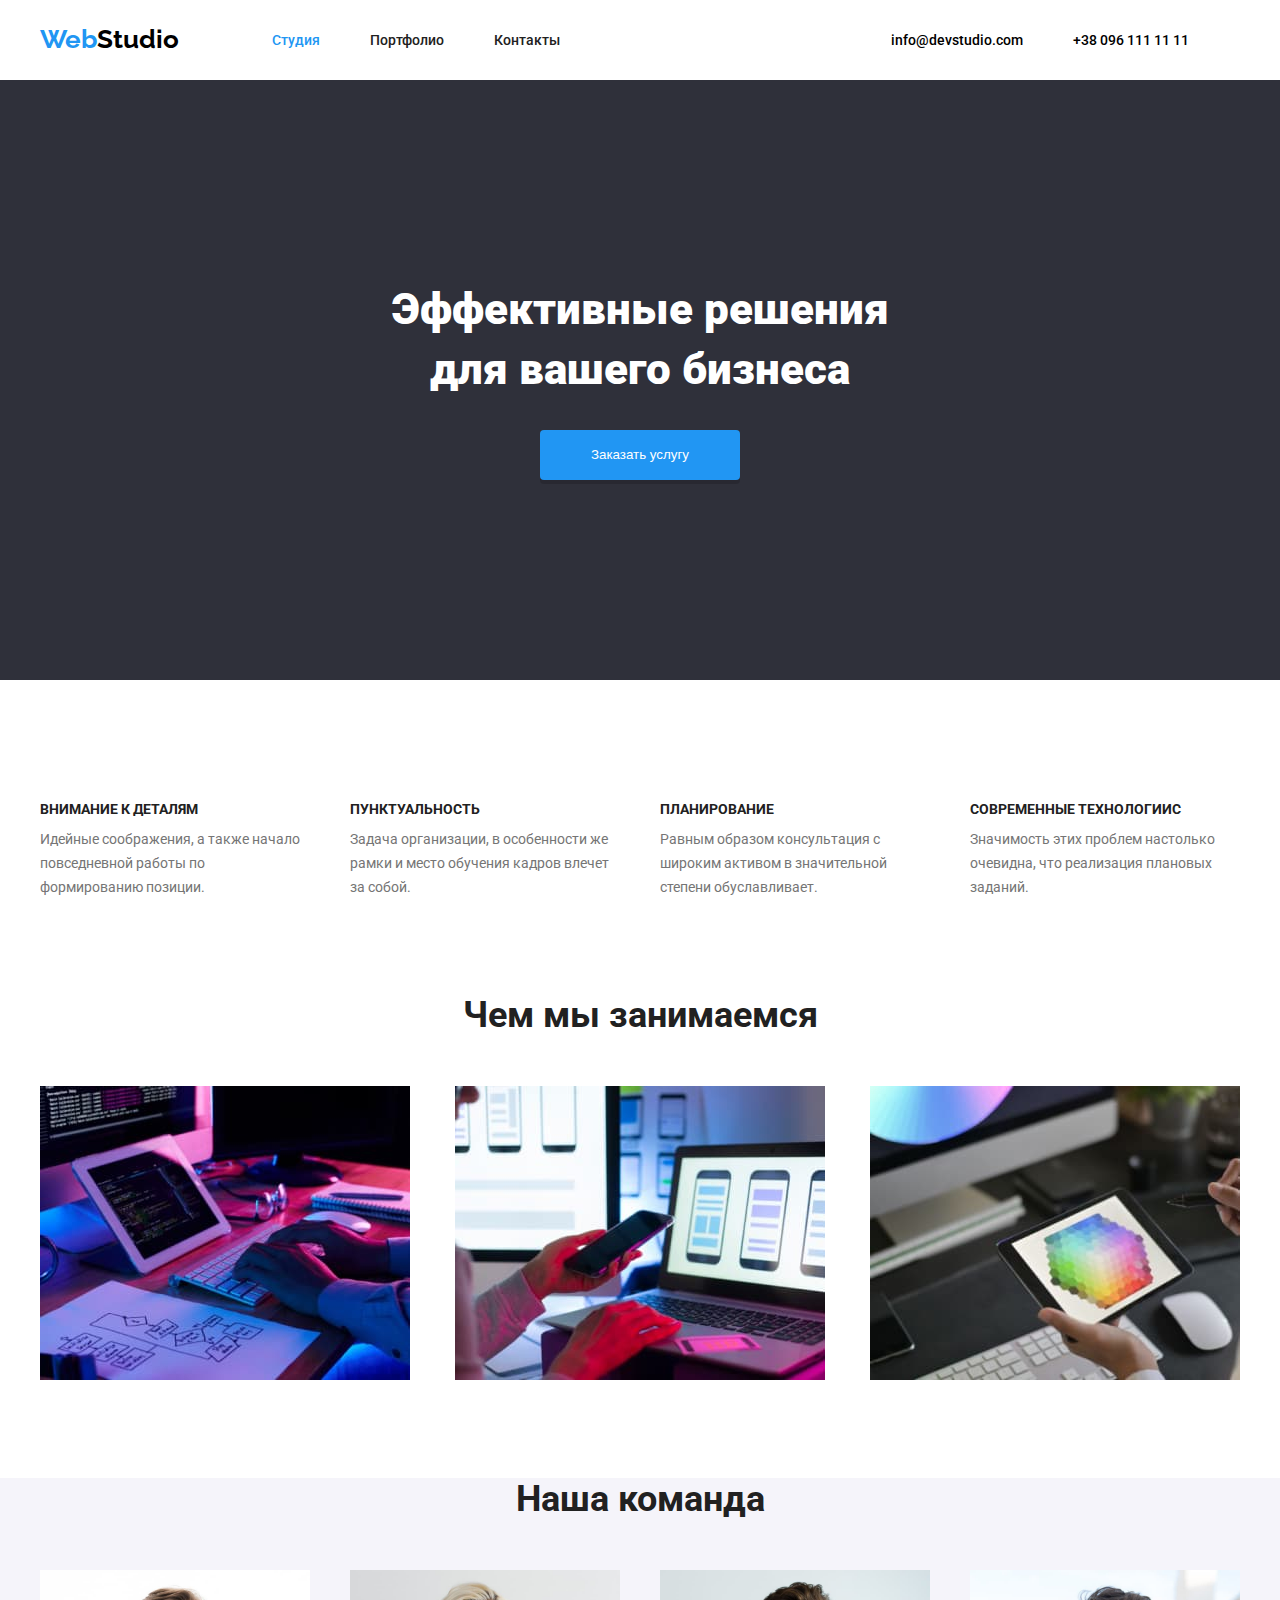
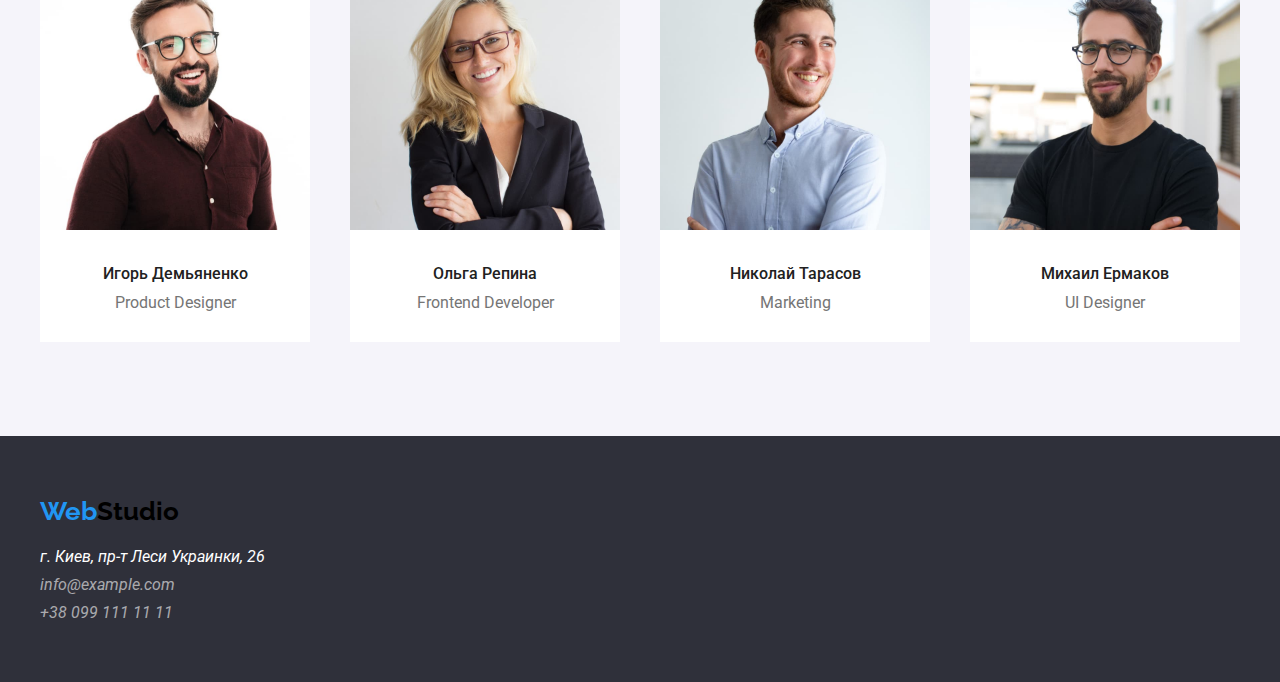
<file: index.html>
<!DOCTYPE html>
<html lang="ru">
<head>
    <meta charset="UTF-8">
    <meta name="viewport" content="width=device-width, initial-scale=1.0">
    <title>Эффективные решения для вашего бизнеса</title>
    <link rel="stylesheet" href="https://cdnjs.cloudflare.com/ajax/libs/modern-normalize/1.0.0/modern-normalize.min.css" integrity="sha512-ISS7cAi1PEhQ8jnbJpJZMd29NlhNj4AWYyLOSp2CE/CsHxTCu+r+t0D2yoJudVrd0/8fTVPUVDzY5Tvli75u/g==" crossorigin="anonymous" />
    <link rel="preconnect" href="https://fonts.gstatic.com">
    <link href="https://fonts.googleapis.com/css2?family=Raleway:wght@700&family=Roboto:wght@400;500;700;900&display=swap" rel="stylesheet">
    <link rel="stylesheet" href="./css/style.css">
</head>
<body>
    <!-- header -->
    <header class="header">
         <div class="container">
                <nav class="nav">
                    <a class="nav-logo" href="#top">
                        <span class="text-blue">Web</span>Studio</a>
                    <ul class="nav-list">
                        <li class="nav-item">
                            <a class="nav-link active" href="index.html">Студия</a>
                        </li>
                        <li class="nav-item">
                            <a class="nav-link" href="portfolio.html">Портфолио</a>
                        </li>
                        <li class="nav-item">
                            <a class="nav-link" href="#">Контакты</a>
                        </li>
                    </ul>
                    <ul class="contacts-list">
                        <li class="nav-item-grey">
                            <a class="nav-link-grey" href="#">info@devstudio.com</a>
                        </li>
                        <li class="nav-item-grey">
                            <a class="nav-link-grey" href="tel:+380961111111">+38 096 111 11 11</a>
                        </li>
                    </ul>
                </nav>
           </div>     
    </header>
    <main id="top">
        <!-- hero -->
            <section class="hero">
                <h1 class="hero-title">Эффективные решения<br> для вашего бизнеса</h1>
                <button class="hero-btn btn">Заказать услугу</button>
            </section>
            <!-- about -->
        <section class="about">
            <div class="container"> 
            <h2 class="about-title">Наши преимущества</h2>
                <ul class="about-list">
                <li class="about-item">
                    <h3 class="about-item-title title">ВНИМАНИЕ К ДЕТАЛЯМ</h3>
                    <p class="about-item-text text">Идейные соображения, а также
                        начало повседневной работы по
                        формированию позиции.
                    </p>
                </li>
                <li class="about-item">
                    <h3 class="about-item-title title">ПУНКТУАЛЬНОСТЬ</h3>
                    <p class="about-item-text text">Задача организации, в особенности
                        же рамки и место обучения кадров
                        влечет за собой.
                    </p>
                </li>
                <li class="about-item">
                    <h3 class="about-item-title title">ПЛАНИРОВАНИЕ</h3>
                    <p class="about-item-text text">Равным образом консультация с
                        широким активом в значительной
                        степени обуславливает.</p>
                </li>
                <li class="about-item">
                    <h3 class="about-item-title title">СОВРЕМЕННЫЕ ТЕХНОЛОГИИС</h3>
                    <p class="about-item-text text">Значимость этих проблем настолько
                        очевидна, что реализация плановых
                        заданий.
                    </p>
               </li>
        </ul>
    </div>
        </section>
        <!-- doing -->
        <section class="doing">
            <div class="container">
            <h2 class="doing-title">Чем мы занимаемся</h2>
            <ul class="doing-list">
                <li class="doing-item">
                    <img src="images/box1.jpg" alt="img" width="370" />
                </li>
                <li class="doing-item">
                    <img src="images/box2.jpg" alt="img" width="370" />
                </li>
                <li class="doing-item">
                    <img src="images/box3.jpg" alt="img" width="370" />
                </li>
            </ul>
          </div>
        </section>
        <section class="team">
            <div class="container">
            <h2 class="team-main-title">Наша команда</h2>
            <ul class="team-list">
                <div class="team-container">
                    <li class="team-item">
                        <img src="images/img1.jpg" alt="img" width="270" />
                        <h3 class="team-title title">Игорь Демьяненко</h3>
                        <p class="team-text text">Product Designer</p>
                    </li>
                </div>
                <div class="team-container">
                    <li class="team-item">
                        <img src="images/img2.jpg" alt="img" width="270" />
                        <h3 class="team-title title">Ольга Репина</h3>
                        <p class="team-text text">Frontend Developer</p>
                    </li>
                </div>
                <div class="team-container">
                    <li class="team-item">
                        <img src="images/img3.jpg" alt="img" width="270" />
                        <h3 class="team-title title">Николай Тарасов</h3>
                        <p class="team-text text">Marketing</p>
                    </li>
                </div>
                <div class="team-container">
                    <li class="team-item">
                        <img src="images/img4.jpg" alt="img" width="270" />
                        <h3 class="team-title title">Михаил Ермаков</h3>
                        <p class="team-text text">UI Designer</p>
                    </li>
                </div>
            </ul>
         </div>
        </section>
    </main>
    <!-- footer -->
    <footer class="footer">
        <div class="container">
        <a class="nav-logo" href="#top">
            <span class="text-blue">Web</span>Studio</a>  
        <address class="address">
            <p class="footer-address">г. Киев, пр-т Леси Украинки, 26</p>
            <a class="footer-mail" href="mailto:info@example.com">info@example.com</a>
            <a class="footer-tel" href="tel:+380991111111">+38 099 111 11 11</a>
          </address>
        </div>
    </footer>
</body>
</html>
</file>
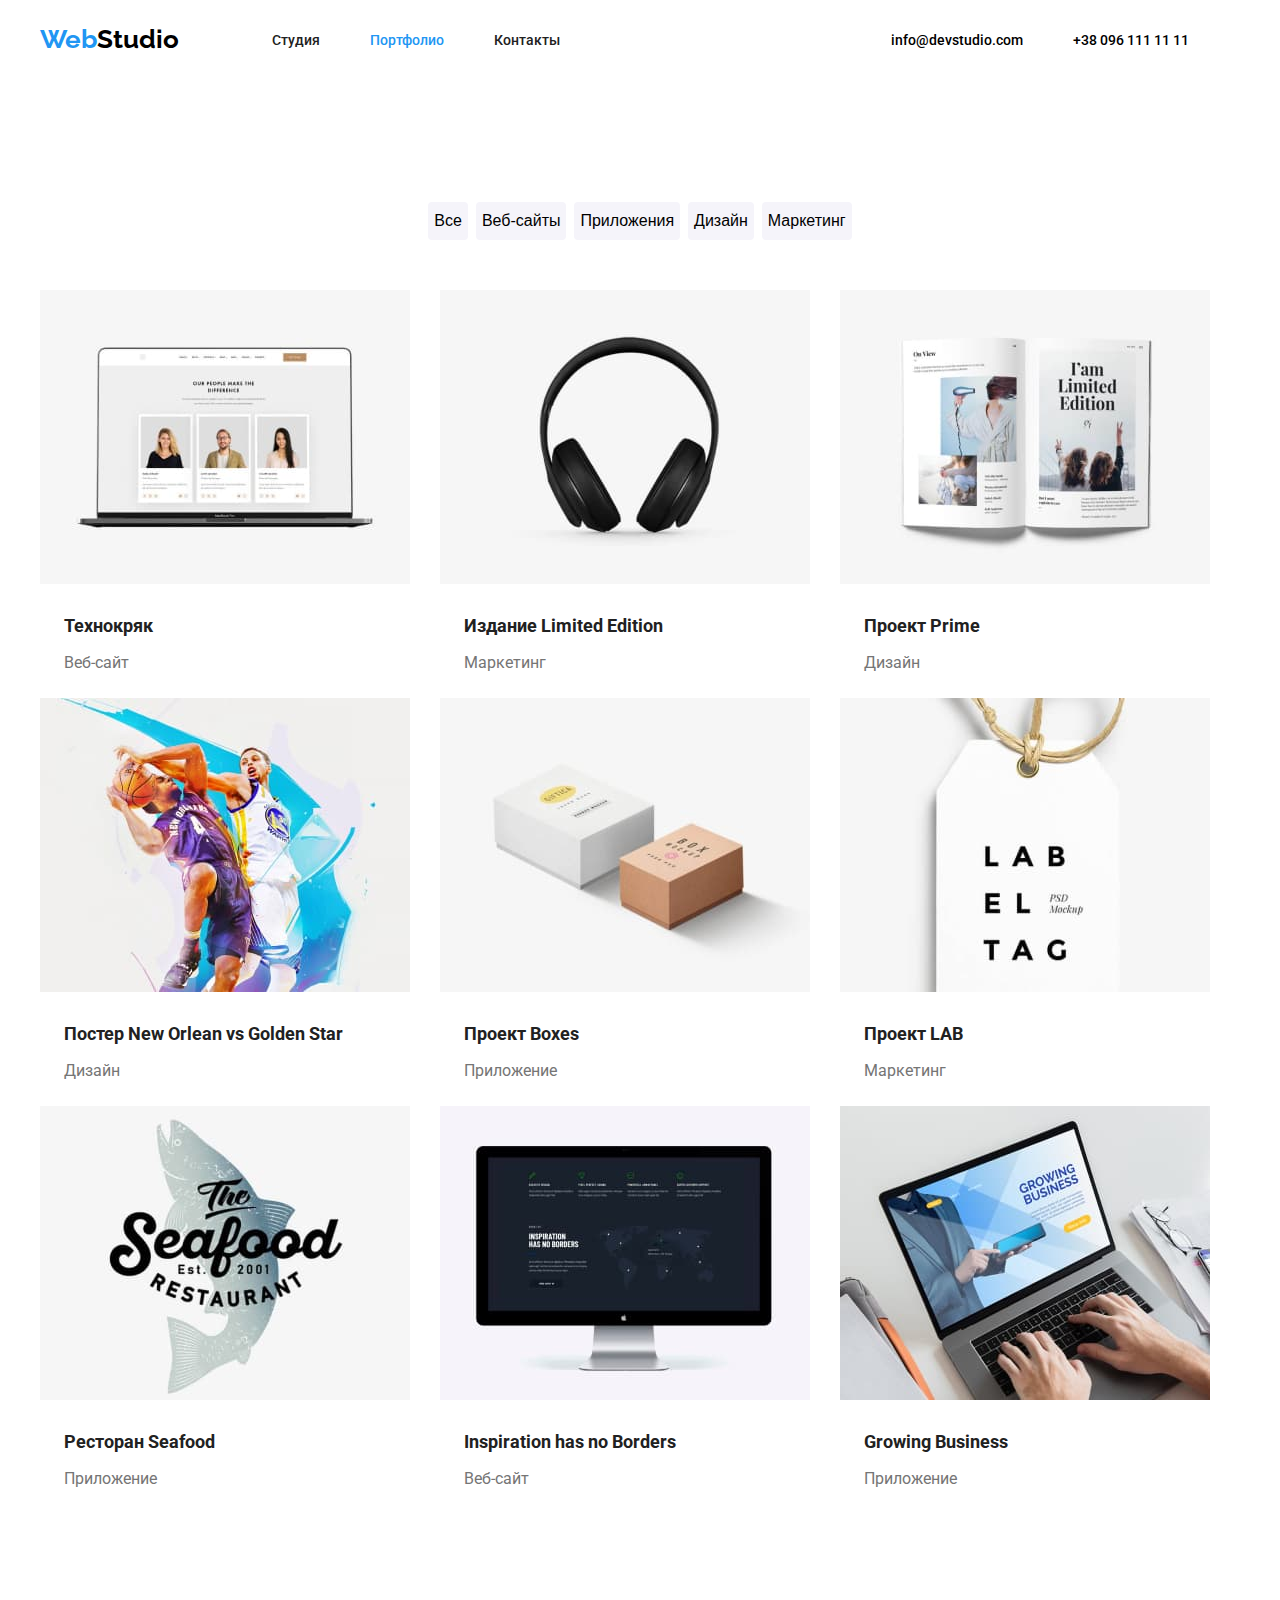
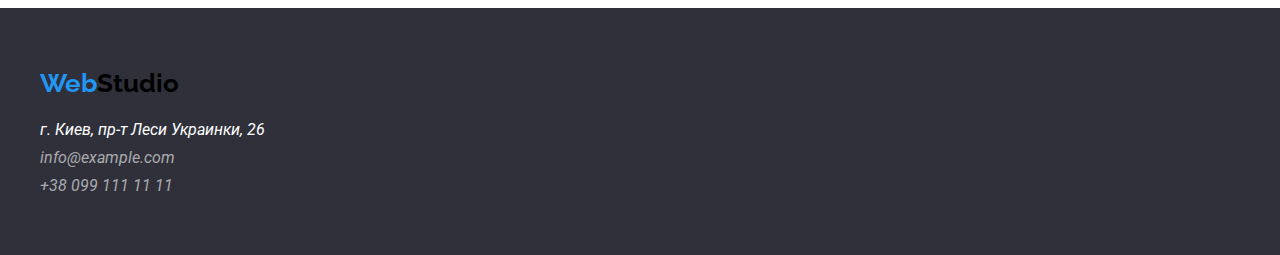
<file: portfolio.html>
<!DOCTYPE html>
<html lang="en">
    <head>
        <meta charset="UTF-8">
        <meta name="viewport" content="width=device-width, initial-scale=1.0">
        <title>Эффективные решения для вашего бизнеса</title>
        <link rel="stylesheet" href="https://cdnjs.cloudflare.com/ajax/libs/modern-normalize/1.0.0/modern-normalize.min.css" integrity="sha512-ISS7cAi1PEhQ8jnbJpJZMd29NlhNj4AWYyLOSp2CE/CsHxTCu+r+t0D2yoJudVrd0/8fTVPUVDzY5Tvli75u/g==" crossorigin="anonymous" />
        <link rel="preconnect" href="https://fonts.gstatic.com">
        <link href="https://fonts.googleapis.com/css2?family=Raleway:wght@700&family=Roboto:wght@400;500;700;900&display=swap" rel="stylesheet">
        <link rel="stylesheet" href="./css/style.css">
    </head>
<body>
    <!-- header -->
    <header class="header">
        <div class="container">
               <nav class="nav">
                   <a class="nav-logo" href="#top">
                       <span class="text-blue">Web</span>Studio</a>
                   <ul class="nav-list">
                       <li class="nav-item">
                           <a class="nav-link" href="index.html">Студия</a>
                       </li>
                       <li class="nav-item">
                           <a class="nav-link active" href="portfolio.html">Портфолио</a>
                       </li>
                       <li class="nav-item">
                           <a class="nav-link" href="#">Контакты</a>
                       </li>
                   </ul>
                   <ul class="contacts-list">
                       <li class="nav-item-grey">
                           <a class="nav-link-grey" href="#">info@devstudio.com</a>
                       </li>
                       <li class="nav-item-grey">
                           <a class="nav-link-grey" href="tel:+380961111111">+38 096 111 11 11</a>
                       </li>
                   </ul>
               </nav>
          </div>     
   </header>
    <main id="top">
        <!-- portfolio -->
        <section class="portfolio">
            <div class="container">
            <h2 class="portfolio-main-title">Наши работы</h2>
            <ul class="portfolio-list-btn">
                <li class="portfolio-item-btn"><button class="portfolio-btn">Все</button></li>
                <li class="portfolio-item-btn"><button class="portfolio-btn">Веб-сайты</button></li>
                <li class="portfolio-item-btn"><button class="portfolio-btn">Приложения</button></li>
                <li class="portfolio-item-btn"><button class="portfolio-btn">Дизайн</button></li>
                <li class="portfolio-item-btn"><button class="portfolio-btn">Маркетинг</button></li>
            </ul>
            <ul class="portfolio-list">
                <li class="portfolio-item">
                    <img src="images/img5.jpg" alt="img" width="370" />
                    <h3 class="portfolio-title title">Технокряк</h3>
                    <p class="portfolio-text text">Веб-сайт</p>
                </li>
                <li class="portfolio-item">
                    <img src="images/img6.jpg" alt="img" width="370" />
                    <h3 class="portfolio-title title">Издание Limited Edition</h3>
                    <p class="portfolio-text text">Маркетинг</p>
                </li>
                <li class="portfolio-item">
                    <img src="images/img7.jpg" alt="img" width="370" />
                    <h3 class="portfolio-title title">Проект Prime</h3>
                    <p class="portfolio-text text">Дизайн</p>
                </li>
                <li class="portfolio-item">
                    <img src="images/img8.jpg" alt="img" width="370" />
                    <h3 class="portfolio-title title">Постер New Orlean vs Golden Star</h3>
                    <p class="portfolio-text text">Дизайн</p>
                </li>
                <li class="portfolio-item">
                    <img src="images/img9.jpg" alt="img" width="370" />
                    <h3 class="portfolio-title title">Проект Boxes</h3>
                    <p class="portfolio-text text">Приложение</p>
                </li>
                <li class="portfolio-item">
                    <img src="images/img10.jpg" alt="img" width="370" />
                    <h3 class="portfolio-title title">Проект LAB</h3>
                    <p class="portfolio-text text">Маркетинг</p>
                </li>
                <li class="portfolio-item">
                    <img src="images/img11.jpg" alt="img" width="370" />
                    <h3 class="portfolio-title title">Ресторан Seafood</h3>
                    <p class="portfolio-text text">Приложение</p>
                </li>
                <li class="portfolio-item">
                    <img src="images/img12.jpg" alt="img" width="370" />
                    <h3 class="portfolio-title title">Inspiration has no Borders</h3>
                    <p class="portfolio-text text">Веб-сайт</p>
                </li>
                <li class="portfolio-item">
                    <img src="images/img13.jpg" alt="img" width="370" />
                    <h3 class="portfolio-title title">Growing Business</h3>
                    <p class="portfolio-text text">Приложение</p>
                </li>
            </ul>
        </div>
        </section>
    </main>
    <!-- footer -->
    <footer class="footer">
        <div class="container">
        <a class="nav-logo" href="#top">
            <span class="text-blue">Web</span>Studio</a>  
        <address class="address">
            <p class="footer-address">г. Киев, пр-т Леси Украинки, 26</p>
            <a class="footer-mail" href="mailto:info@example.com">info@example.com</a>
            <a class="footer-tel" href="tel:+380991111111">+38 099 111 11 11</a>
          </address>
        </div>
    </footer>
</body>
</html>
</file>
<file: css/style.css>
:root{
  --white-text: rgba(255,255,255,1);
  --white-text-op06: rgba(255,255,255,0.6);

  --black-logo: rgba(0,0,0,1);
  --black-text: rgba(33,33,33,1);
  
  --decoration-color: rgba(33,150,243,1);

  --grey-text: rgba(117,117,117,1);

  --main-bg-color: rgba(47, 48, 58, 1);
}

body {
  font-family: 'Roboto', sans-serif;
  font-style: normal;
  margin: 0;
}

.container {
  width: 1200px;
  margin: 0 auto;
  padding-left: 15px;
  padding-right: 15px;
}

ul {
  list-style: none;
  padding: 0;
  margin: 0;
}

a {
  text-decoration: none;
}

p, h1, h2, h3 {
  margin: 0;
}

.btn {
  display: flex;
  justify-content: center;
  align-items: center;
  width: 200px;
  height: 50px;
  font-style: 700;
  line-height: 1.88;
  text-decoration: none;
  color: var(--main-title-color);
  background: var(--decoration-color);
  box-shadow: 0px 4px rgba(0, 0, 0, 0.15);
  border-radius: 4px;
  border: none;
}


.title {
  color: var(--black-text);
  font-weight: 700;
  font-size: 14px;
  line-height: 1.14;
}

.text {
  color: var(--grey-text);
  font-weight: 400;
  font-size: 14px;
  line-height: 1.71;
}

/* header  */
.header {
  background-color: #fff;
  min-height: 80px;
}

.nav{
  padding: 24px 0 25px 0;
}

.nav-logo {
  color: var(--black-logo);
  font-family: 'Raleway', sans-serif;
  font-weight: 700;
  font-size: 26px;
  line-height: 1.2;
}

.text-blue {
  color: var(--decoration-color);
}

.nav,
.nav-list,
.contacts-list {
  display: flex;
  align-items: center;
}

.nav-list{
  margin-left: 43px;
}

.nav-link {
  color: var(--black-text);
  font-weight: 500;
  font-size: 14px;
  line-height: 1.17;
  display: inline-block;
  margin-left: 50px;
}

.nav-link.active {
  color: var(--decoration-color);
} 

.contacts-list{
  margin-left: 281px;
}

.nav-link-grey {
  color: var(--gray-text);
  font-weight: 500;
  font-size: 14px;
  line-height: 1.17;
  display: inline-block;
  margin-left: 50px;
}

.nav-link:hover,
.nav-link:focus,
.nav-link-grey:hover,
.nav-link-grey:focus {
  color: var(--decoration-color);
}
 
/* hero  */
.hero {
  color: var(--white-text);
  background: var(--main-bg-color);
  max-width: 1600px;
  padding-top: 200px;
  padding-bottom: 200px;
  text-align: center;
}

.hero-title {
  font-weight: 900;
  font-size: 44px;
  line-height: 1.36;
  width: 696px;
  margin: 0 auto 30px auto;
}

.hero-btn {
  margin: 0 auto;
}

/* about */
.about {
  padding-top: 94px;
  padding-bottom: 94px;
}

.about-title {
  visibility: hidden;
}

.about-item-title {
  margin-bottom: 10px;
}

.about-item:not(:last-child) {
  margin-right: 30px;
}

.about-list{
  display: flex;
  flex-wrap: wrap;
  justify-content: space-between;
}

.about-item-text {
  text-align: left;
  width: 270px;
}

/* doing */
.doing {
  padding-bottom: 94px;
}

.doing-title{
  color: var(--black-text);
  font-weight: 700;
  font-size: 36px;
  line-height: 1.17;
  text-align: center;
  margin-top: 0;
  margin-bottom: 50px;
}

.doing-list {
  display: flex;
  justify-content: space-between;
}

/* team */
.team {
  background-color: rgba(245,244,250,1);
  padding-bottom: 94px;
}

.team-container {
  background: var(--white-text)
}

.team-list{
  display: flex;
  flex-wrap: wrap;
  justify-content: space-between;
}

.team-main-title {
  color: var(--black-text);
  font-weight: 700;
  font-size: 36px;
  line-height: 1.17;
  text-align: center;
  margin-bottom: 50px;
}

.team-title {
  font-weight: 500;
  font-size: 16px;
  line-height: 1.19;
  text-align: center;
  margin-top: 30px;
}

.team-text {
  font-weight: 400;
  font-size: 16px;
  line-height: 1.19;
  text-align: center;
  margin-bottom: 30px;
  margin-top: 10px;
}

/* footer */
.footer {
  background-color: rgba(47,48,58,1);
  padding-top: 60px;
  padding-bottom: 60px;
}

.footer-mail,
.footer-tel {
  color: var(--white-text-op06);
}

.footer-address {
  color: var(--white-text);
}
  

.footer-mail {
  margin-top: 9px;
  display: block;
  
}

.footer-tel {
  margin-top: 9px;
  display: block;
}

.address {
  margin-top: 20px;
}

/* portfolio */
.portfolio {
  padding-bottom: 94px;
  padding-top: 94px;
}

.portfolio-main-title {
  visibility: hidden;
}

.portfolio-list-btn {
  display: flex;
  flex-wrap: wrap;
  justify-content: center;
  align-items: center;
}

.portfolio-item-btn {
  margin-right: 8px;
}

.portfolio-item-btn:last-child {
  margin-right: 0;
}

.portfolio-btn {
  height: 38px;
  font-weight: 500;
  font-size: 16px;
  line-height: 1.63;
  text-decoration: none;
  color: var(--main-title-color);
  background: rgba(245, 244, 250, 1);
  border-radius: 4px;
  border: none;
}

.portfolio-item-btn:hover,
.portfolio-item-btn:focus,
.portfolio-btn:hover,
.portfolio-btn:focus {
  color: var(--white-text);
  background: var(--decoration-color);
}

.portfolio-list {
  display: flex;
  flex-wrap: wrap;
  margin-top: 50px;
}

.portfolio-item {
  width: 370px;
  margin-right: 30px;
  background-color: var(--white-text);
}

.portfolio-item:nth-child(3n) {
  margin-right: 0;
}

.portfolio-title {
  font-weight: 700;
  font-size: 18px;
  line-height: 2;
  margin-top: 20px;
  margin-left: 24px;
}

.portfolio-text {
  font-weight: 400;
  font-size: 16px;
  line-height: 1.88;
  margin-top: 4px;
  margin-left: 24px;
  margin-bottom: 20px;
}
</file>
